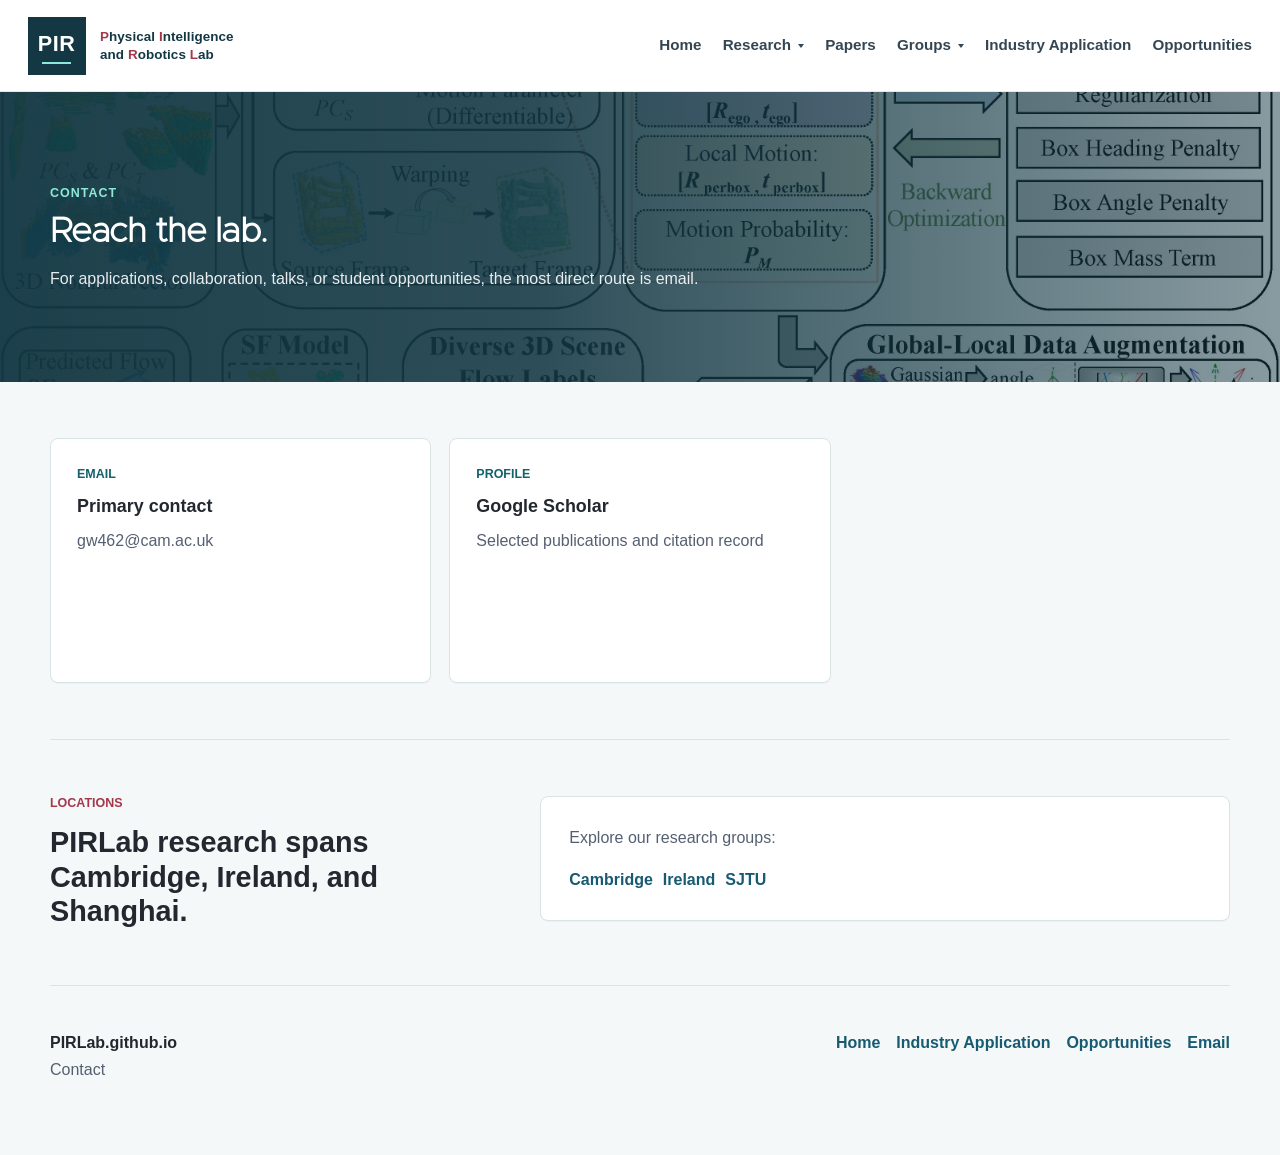
<file: contact/index.html>
<!doctype html>
<html lang="en">
<head>
  <meta charset="utf-8">
  <meta name="viewport" content="width=device-width, initial-scale=1">
  <title>Contact | PIRLab</title>
  <meta name="description" content="Contact details for the Physical Intelligence and Robotics Lab.">
  <link rel="icon" type="image/jpg" href="../imgs/UOC_icon.jpg">
  <link rel="stylesheet" href="../site.css?v=interior-content-20261108">
  <script src="../nav.js" defer></script>
</head>
<body class="page-body">
  <header class="site-header">
    <a class="brand" href="../index.html" aria-label="PIRLab home">
      <span class="brand-mark">PIR</span>
      <span class="brand-text"><span class="brand-name"><b>P</b>hysical <b>I</b>ntelligence</span><span class="brand-name">and <b>R</b>obotics <b>L</b>ab</span></span>
    </a>
    <nav class="site-nav" aria-label="Primary navigation">
      <a href="../index.html">Home</a>
      <details class="nav-dropdown">
        <summary>Research</summary>
        <div class="nav-menu">
          <a href="../research/index.html">Overview</a>
          <a href="../research/stellar-vla/index.html">Stellar VLA</a>
          <a href="../research/roboflow4d/index.html">RoboFlow4D</a>
          <a href="../research/hear/index.html">HEAR</a>
        </div>
      </details>
      <a href="../papers/index.html">Papers</a>
      <details class="nav-dropdown">
        <summary>Groups</summary>
        <div class="nav-menu">
          <a href="../groups/index.html">Overview</a>
          <a href="../groups/index.html#people">Our People</a>
        </div>
      </details>
      <a href="../industry/index.html">Industry Application</a>
      <a href="../join/index.html">Opportunities</a>
    </nav>
  </header>

  <main>
    <section class="page-hero" style="background-image: url('../imgs/network_architecture.jpg');">
      <div class="page-hero-content">
        <p class="eyebrow">Contact</p>
        <h1>Reach the lab.</h1>
        <p class="hero-copy">For applications, collaboration, talks, or student opportunities, the most direct route is email.</p>
      </div>
    </section>

    <section class="section">
      <div class="group-grid">
        <div class="group-card">
          <span>Email</span>
          <h3>Primary contact</h3>
          <p><a href="mailto:gw462@cam.ac.uk">gw462@cam.ac.uk</a></p>
        </div>
        <div class="group-card">
          <span>Profile</span>
          <h3>Google Scholar</h3>
          <p><a href="https://scholar.google.com.hk/citations?user=GGHfHSIAAAAJ&hl=en">Selected publications and citation record</a></p>
        </div>
      </div>
    </section>

    <section class="section split">
      <div class="section-header">
        <p class="eyebrow">Locations</p>
        <h2>PIRLab research spans Cambridge, Ireland, and Shanghai.</h2>
      </div>
      <div class="callout">
        <p>Explore our research groups:</p>
        <div class="link-row">
          <a href="../cambridge/index.html">Cambridge</a>
          <a href="../ireland/index.html">Ireland</a>
          <a href="../sjtu/index.html">SJTU</a>
        </div>
      </div>
    </section>
  </main>

  <footer class="site-footer">
    <div>
      <p class="footer-brand">PIRLab.github.io</p>
      <p>Contact</p>
    </div>
    <div class="footer-links">
      <a href="../index.html">Home</a>
      <a href="../industry/index.html">Industry Application</a>
      <a href="../join/index.html">Opportunities</a>
      <a href="mailto:gw462@cam.ac.uk">Email</a>
    </div>
  </footer>
</body>
</html>
</file>
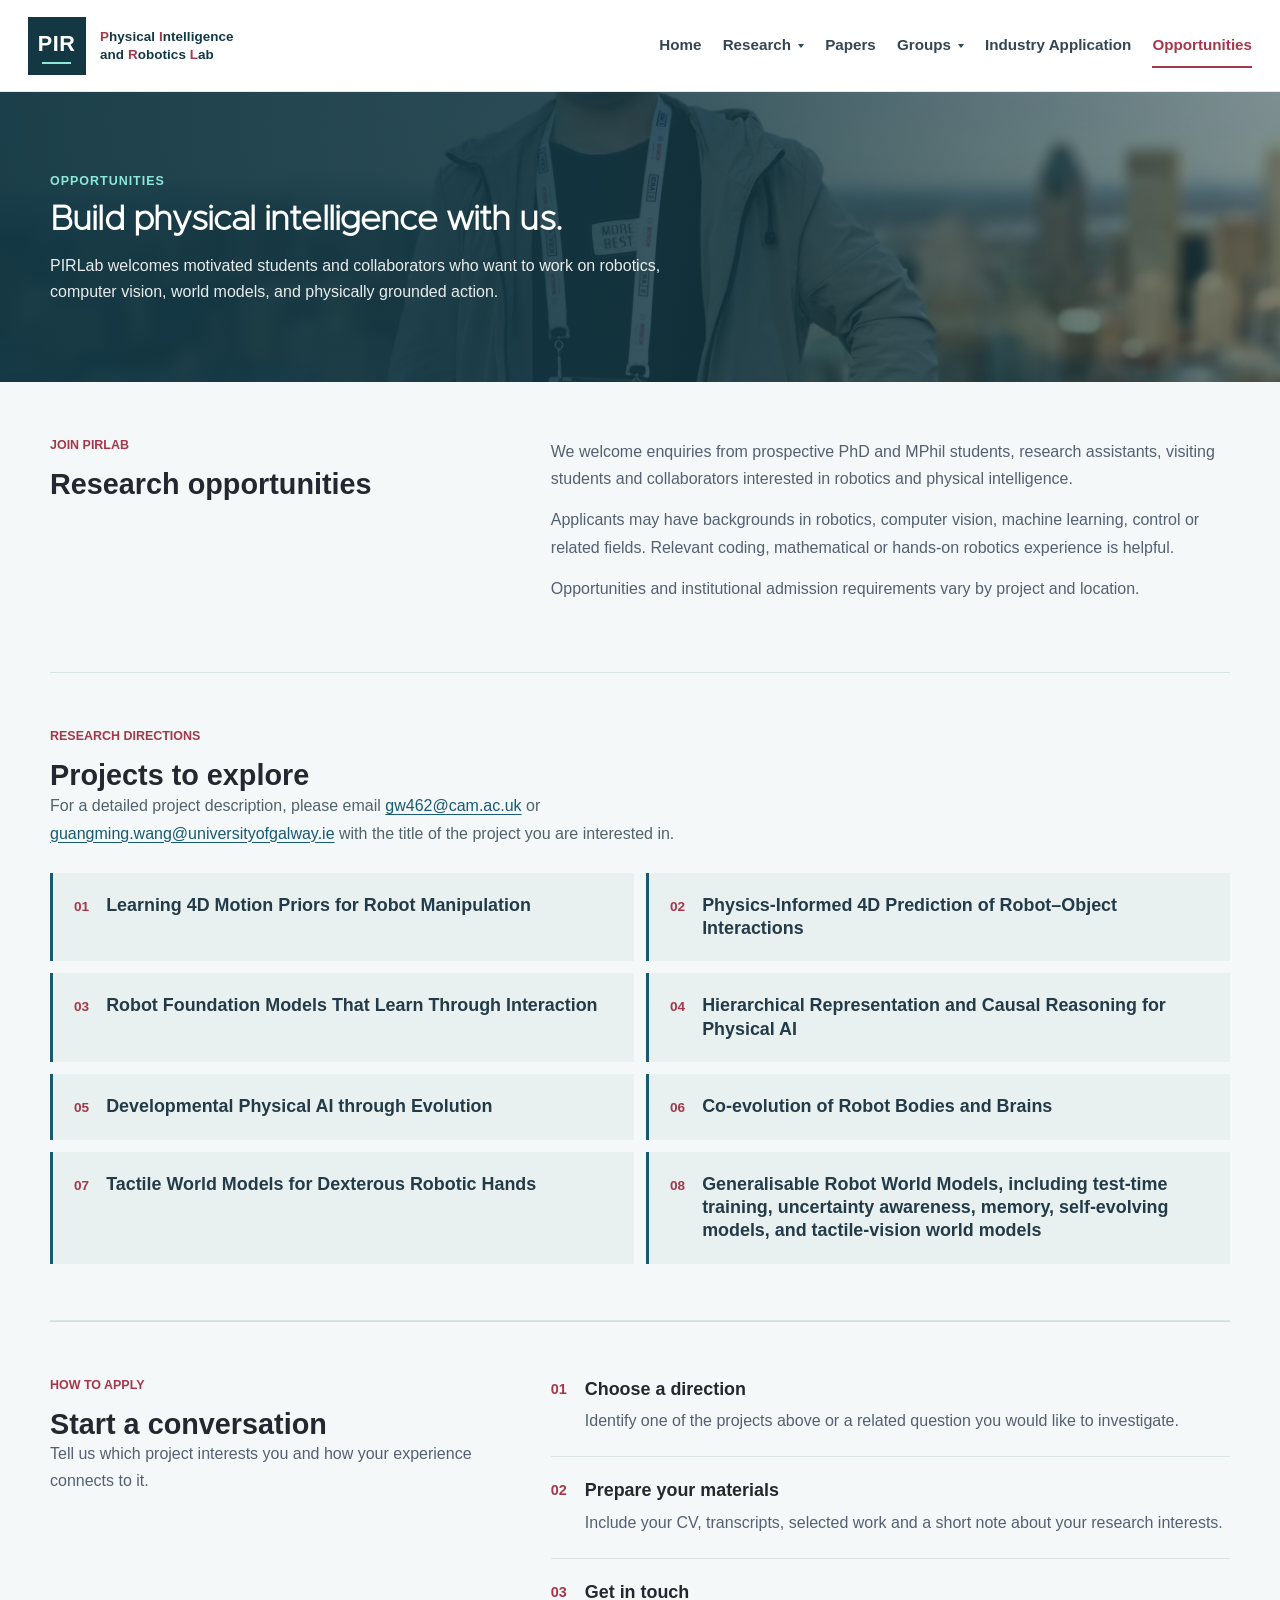
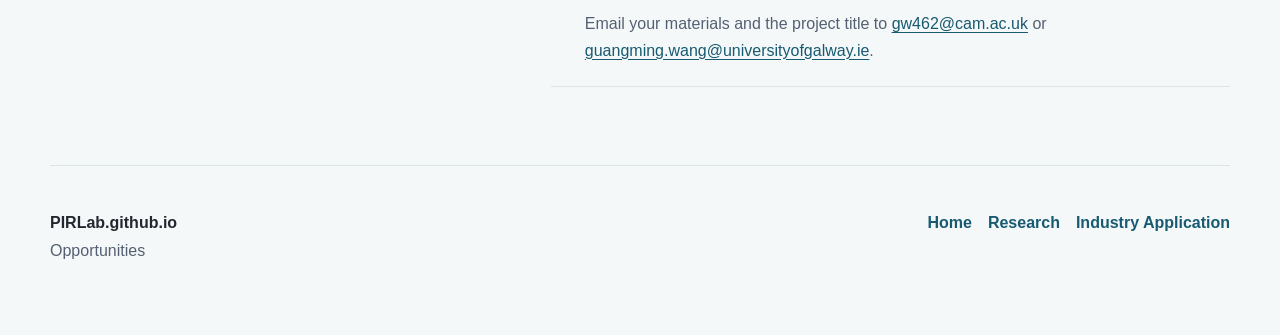
<file: join/index.html>
<!doctype html>
<html lang="en">
<head>
  <meta charset="utf-8">
  <meta name="viewport" content="width=device-width, initial-scale=1">
  <title>Opportunities | PIRLab</title>
  <meta name="description" content="Join the Physical Intelligence and Robotics Lab as a PhD, MPhil, research assistant, or visiting student.">
  <link rel="icon" type="image/jpg" href="../imgs/UOC_icon.jpg">
  <link rel="stylesheet" href="../site.css?v=interior-content-20261108">
  <link rel="stylesheet" href="../interior-pages.css?v=research-join-20261125">
  <script src="../nav.js" defer></script>
</head>
<body class="page-body">
  <header class="site-header">
    <a class="brand" href="../index.html" aria-label="PIRLab home">
      <span class="brand-mark">PIR</span>
      <span class="brand-text"><span class="brand-name"><b>P</b>hysical <b>I</b>ntelligence</span><span class="brand-name">and <b>R</b>obotics <b>L</b>ab</span></span>
    </a>
    <nav class="site-nav" aria-label="Primary navigation">
      <a href="../index.html">Home</a>
      <details class="nav-dropdown">
        <summary>Research</summary>
        <div class="nav-menu">
          <a href="../research/index.html">Overview</a>
          <a href="../research/stellar-vla/index.html">Stellar VLA</a>
          <a href="../research/roboflow4d/index.html">RoboFlow4D</a>
          <a href="../research/hear/index.html">HEAR</a>
        </div>
      </details>
      <a href="../papers/index.html">Papers</a>
      <details class="nav-dropdown">
        <summary>Groups</summary>
        <div class="nav-menu">
          <a href="../groups/index.html">Overview</a>
          <a href="../groups/index.html#people">Our People</a>
        </div>
      </details>
      <a href="../industry/index.html">Industry Application</a>
      <a class="nav-current" href="index.html" aria-current="page">Opportunities</a>
    </nav>
  </header>

  <main>
    <section class="page-hero join-hero" style="background-image: url('../imgs/photo.jpg');">
      <div class="page-hero-content">
        <p class="eyebrow">Opportunities</p>
        <h1>Build physical intelligence with us.</h1>
        <p class="hero-copy">PIRLab welcomes motivated students and collaborators who want to work on robotics, computer vision, world models, and physically grounded action.</p>
      </div>
    </section>

    <section class="section join-intro"><div><p class="eyebrow">Join PIRLab</p><h2>Research opportunities</h2></div><div><p>We welcome enquiries from prospective PhD and MPhil students, research assistants, visiting students and collaborators interested in robotics and physical intelligence.</p><p>Applicants may have backgrounds in robotics, computer vision, machine learning, control or related fields. Relevant coding, mathematical or hands-on robotics experience is helpful.</p><p>Opportunities and institutional admission requirements vary by project and location.</p></div></section>
    <section class="section join-directions" id="research-opportunities"><div class="section-header wide"><p class="eyebrow">Research directions</p><h2>Projects to explore</h2><p>For a detailed project description, please email <a href="mailto:gw462@cam.ac.uk">gw462@cam.ac.uk</a> or <a href="mailto:guangming.wang@universityofgalway.ie">guangming.wang@universityofgalway.ie</a> with the title of the project you are interested in.</p></div><ol class="join-topics">
        <li><span>01</span><h3>Learning 4D Motion Priors for Robot Manipulation</h3></li>
        <li><span>02</span><h3>Physics-Informed 4D Prediction of Robot–Object Interactions</h3></li>
        <li><span>03</span><h3>Robot Foundation Models That Learn Through Interaction</h3></li>
        <li><span>04</span><h3>Hierarchical Representation and Causal Reasoning for Physical AI</h3></li>
        <li><span>05</span><h3>Developmental Physical AI through Evolution</h3></li>
        <li><span>06</span><h3>Co-evolution of Robot Bodies and Brains</h3></li>
        <li><span>07</span><h3>Tactile World Models for Dexterous Robotic Hands</h3></li>
        <li><span>08</span><h3>Generalisable Robot World Models, including test-time training, uncertainty awareness, memory, self-evolving models, and tactile-vision world models</h3></li>
      </ol></section>
    <section class="section join-apply" id="apply"><div class="join-apply-heading"><p class="eyebrow">How to apply</p><h2>Start a conversation</h2><p>Tell us which project interests you and how your experience connects to it.</p></div><div class="join-steps">
      <article><span>01</span><div><h3>Choose a direction</h3><p>Identify one of the projects above or a related question you would like to investigate.</p></div></article>
      <article><span>02</span><div><h3>Prepare your materials</h3><p>Include your CV, transcripts, selected work and a short note about your research interests.</p></div></article>
      <article><span>03</span><div><h3>Get in touch</h3><p>Email your materials and the project title to <a href="mailto:gw462@cam.ac.uk?subject=PIRLab%20Research%20Enquiry">gw462@cam.ac.uk</a> or <a href="mailto:guangming.wang@universityofgalway.ie?subject=PIRLab%20Research%20Enquiry">guangming.wang@universityofgalway.ie</a>.</p></div></article>
      </div></section>
  </main>

  <footer class="site-footer">
    <div>
      <p class="footer-brand">PIRLab.github.io</p>
      <p>Opportunities</p>
    </div>
    <div class="footer-links">
      <a href="../index.html">Home</a>
      <a href="../research/index.html">Research</a>
      <a href="../industry/index.html">Industry Application</a>
    </div>
  </footer>
</body>
</html>
</file>
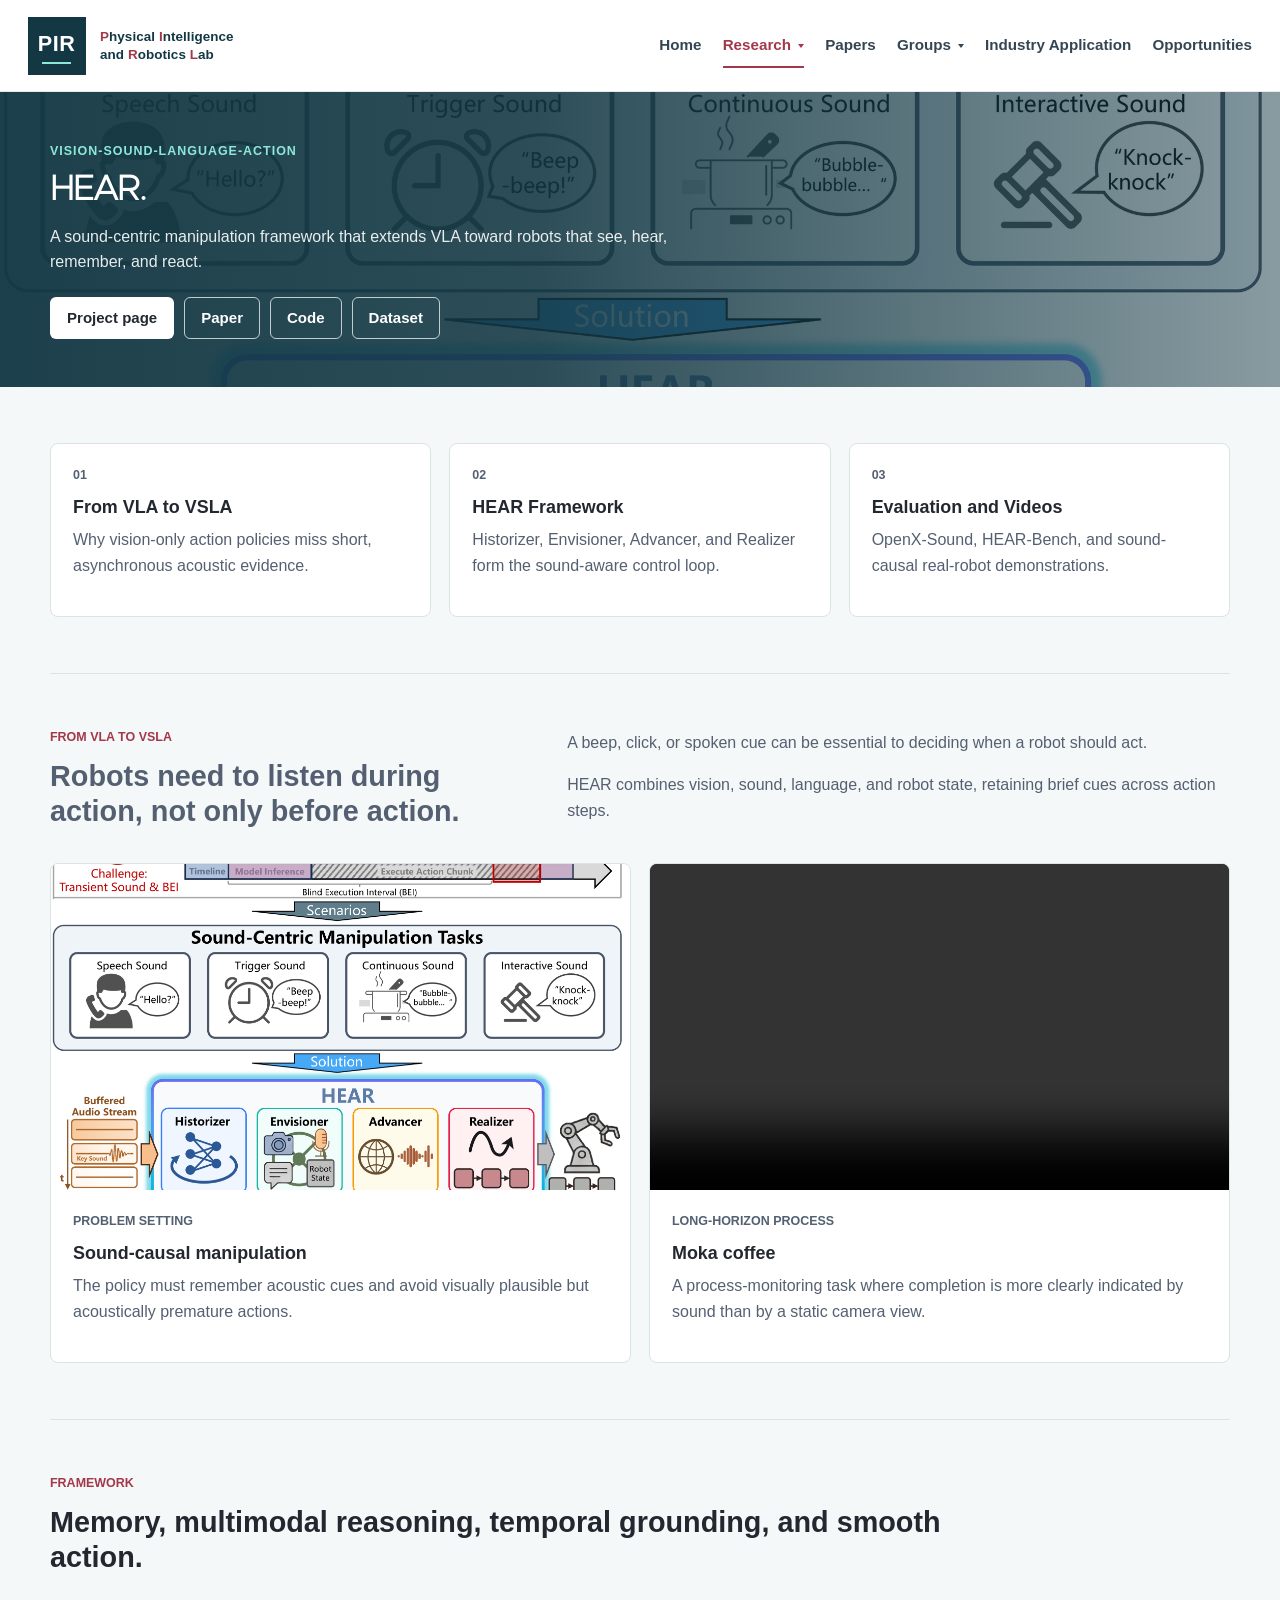
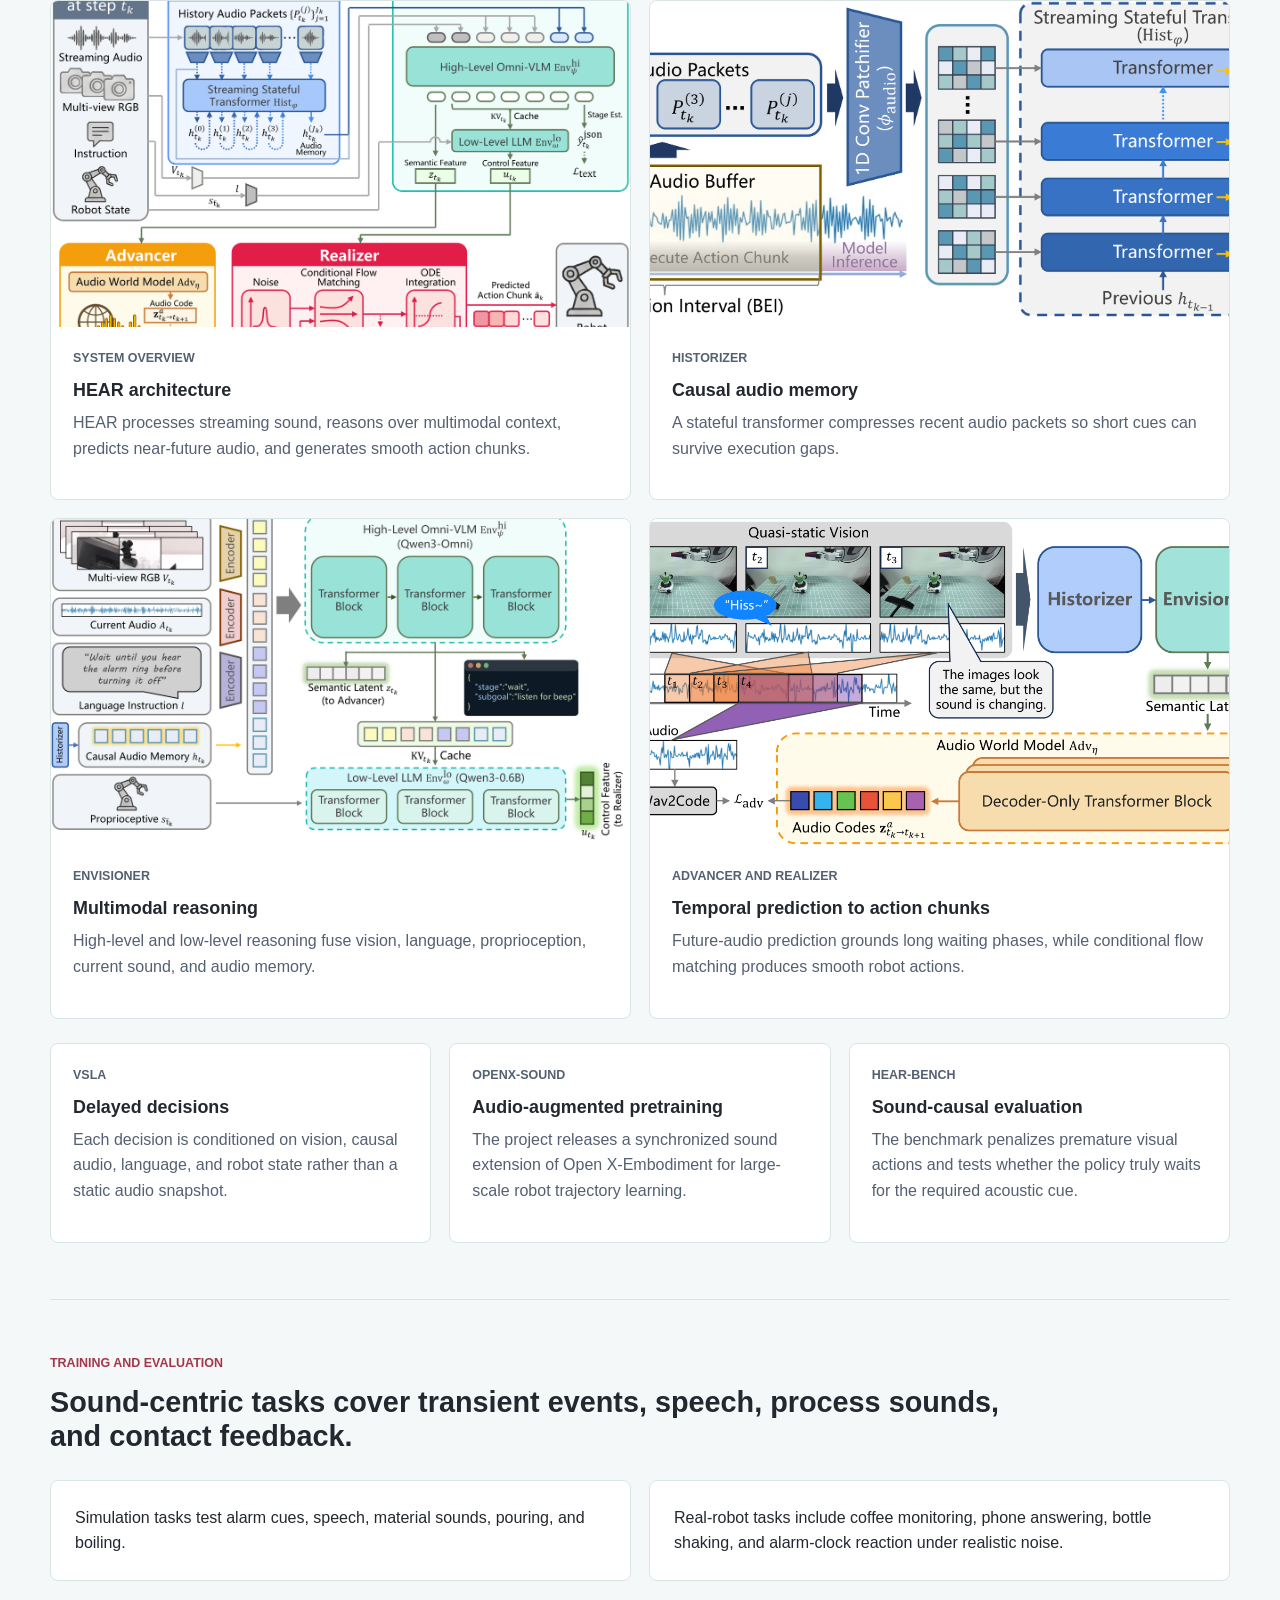
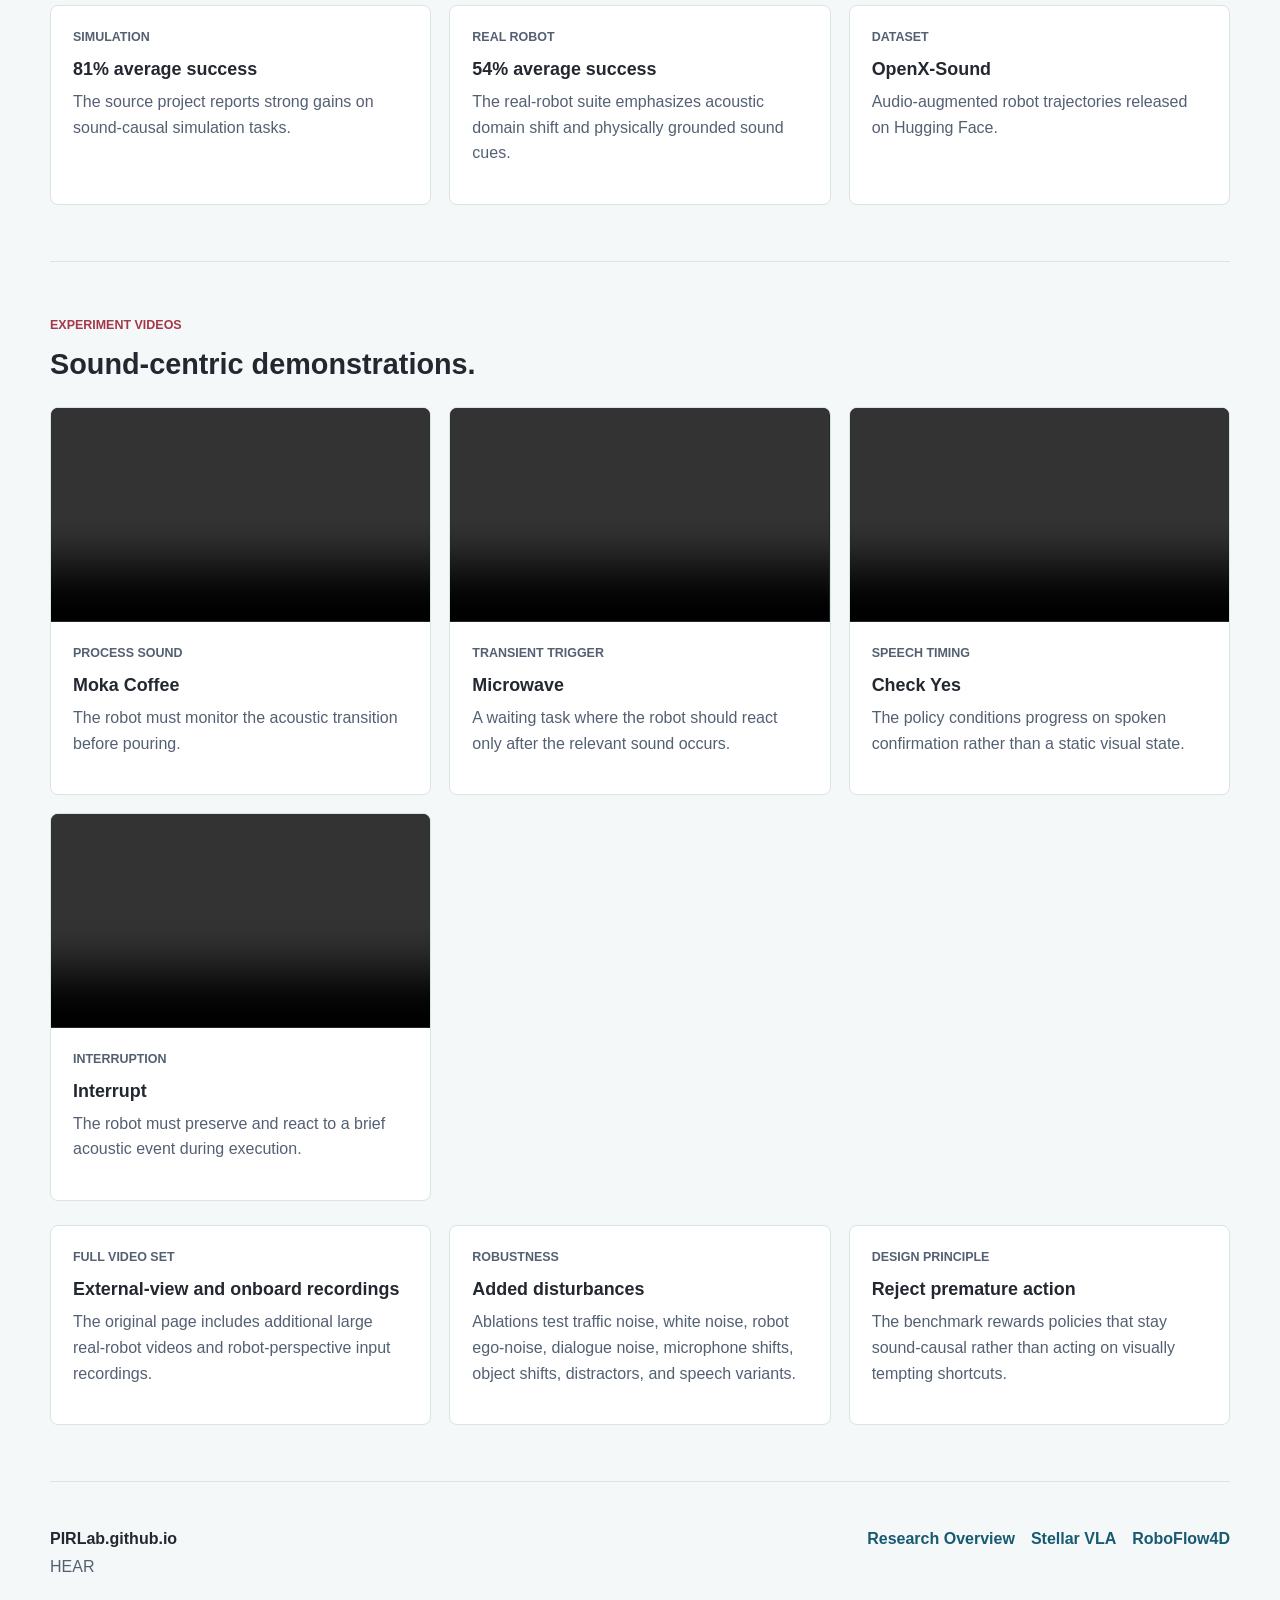
<file: research/hear/index.html>
<!doctype html>
<html lang="en">
<head>
  <meta charset="utf-8">
  <meta name="viewport" content="width=device-width, initial-scale=1">
  <title>HEAR | PIRLab</title>
  <meta name="description" content="HEAR: a Vision-Sound-Language-Action framework for sound-centric robotic manipulation.">
  <link rel="icon" type="image/jpg" href="../../imgs/UOC_icon.jpg">
  <link rel="stylesheet" href="../../site.css?v=interior-content-20261108">
  <script src="../../nav.js" defer></script>
</head>
<body class="page-body">
  <header class="site-header">
    <a class="brand" href="../../index.html" aria-label="PIRLab home">
      <span class="brand-mark">PIR</span>
      <span class="brand-text"><span class="brand-name"><b>P</b>hysical <b>I</b>ntelligence</span><span class="brand-name">and <b>R</b>obotics <b>L</b>ab</span></span>
    </a>
    <nav class="site-nav" aria-label="Primary navigation">
      <a href="../../index.html">Home</a>
      <details class="nav-dropdown">
        <summary class="nav-current" aria-current="page">Research</summary>
        <div class="nav-menu">
          <a href="../index.html">Overview</a>
          <a href="../stellar-vla/index.html">Stellar VLA</a>
          <a href="../roboflow4d/index.html">RoboFlow4D</a>
          <a class="nav-current" href="index.html" aria-current="page">HEAR</a>
        </div>
      </details>
      <a href="../../papers/index.html">Papers</a>
      <details class="nav-dropdown">
        <summary>Groups</summary>
        <div class="nav-menu">
          <a href="../../groups/index.html">Overview</a>
          <a href="../../groups/index.html#people">Our People</a>
        </div>
      </details>
      <a href="../../industry/index.html">Industry Application</a>
      <a href="../../join/index.html">Opportunities</a>
    </nav>
  </header>

  <main>
    <section class="page-hero" style="background-image: url('../../imgs/research-projects/hear-headpic.webp');">
      <div class="page-hero-content">
        <p class="eyebrow">Vision-Sound-Language-Action</p>
        <h1>HEAR.</h1>
        <p class="hero-copy">A sound-centric manipulation framework that extends VLA toward robots that see, hear, remember, and react.</p>
        <div class="hero-actions">
          <a class="button light" href="https://hear.irmv.top/">Project page</a>
          <a class="button outline-light" href="https://arxiv.org/abs/2603.16086">Paper</a>
          <a class="button outline-light" href="https://github.com/IRMVLab/HEAR">Code</a>
          <a class="button outline-light" href="https://huggingface.co/datasets/biubiu2/OpenX-Sound/tree/main">Dataset</a>
        </div>
      </div>
    </section>

    <section class="section">
      <div class="case-grid">
        <a class="case-card" href="#story">
          <p class="paper-area">01</p>
          <h3>From VLA to VSLA</h3>
          <p>Why vision-only action policies miss short, asynchronous acoustic evidence.</p>
        </a>
        <a class="case-card" href="#framework">
          <p class="paper-area">02</p>
          <h3>HEAR Framework</h3>
          <p>Historizer, Envisioner, Advancer, and Realizer form the sound-aware control loop.</p>
        </a>
        <a class="case-card" href="#evaluation">
          <p class="paper-area">03</p>
          <h3>Evaluation and Videos</h3>
          <p>OpenX-Sound, HEAR-Bench, and sound-causal real-robot demonstrations.</p>
        </a>
      </div>
    </section>

    <section class="section" id="story">
      <div class="page-summary">
        <div class="section-header">
          <p class="eyebrow">From VLA to VSLA</p>
          <h2>Robots need to listen during action, not only before action.</h2>
        </div>
        <div>
          <p>A beep, click, or spoken cue can be essential to deciding when a robot should act.</p>
          <p>HEAR combines vision, sound, language, and robot state, retaining brief cues across action steps.</p>
        </div>
      </div>
      <div class="selected-work-grid section-actions">
        <article class="selected-work-card">
          <img src="../../imgs/research-projects/hear-headpic.webp" alt="HEAR sound-centric manipulation overview" loading="lazy">
          <div class="selected-work-copy">
            <p class="paper-area">Problem setting</p>
            <h3>Sound-causal manipulation</h3>
            <p>The policy must remember acoustic cues and avoid visually plausible but acoustically premature actions.</p>
          </div>
        </article>
        <article class="selected-work-card">
          <video src="../../imgs/research-projects/hear-moka-pot.mp4" autoplay muted loop playsinline controls></video>
          <div class="selected-work-copy">
            <p class="paper-area">Long-horizon process</p>
            <h3>Moka coffee</h3>
            <p>A process-monitoring task where completion is more clearly indicated by sound than by a static camera view.</p>
          </div>
        </article>
      </div>
    </section>

    <section class="section" id="framework">
      <div class="section-header wide">
        <p class="eyebrow">Framework</p>
        <h2>Memory, multimodal reasoning, temporal grounding, and smooth action.</h2>
      </div>
      <div class="selected-work-grid">
        <article class="selected-work-card">
          <img src="../../imgs/research-projects/hear-overview.webp" alt="HEAR full framework overview" loading="lazy">
          <div class="selected-work-copy">
            <p class="paper-area">System overview</p>
            <h3>HEAR architecture</h3>
            <p>HEAR processes streaming sound, reasons over multimodal context, predicts near-future audio, and generates smooth action chunks.</p>
          </div>
        </article>
        <article class="selected-work-card">
          <img src="../../imgs/research-projects/hear-historizer.webp" alt="HEAR Historizer module" loading="lazy">
          <div class="selected-work-copy">
            <p class="paper-area">Historizer</p>
            <h3>Causal audio memory</h3>
            <p>A stateful transformer compresses recent audio packets so short cues can survive execution gaps.</p>
          </div>
        </article>
        <article class="selected-work-card">
          <img src="../../imgs/research-projects/hear-envisioner.webp" alt="HEAR Envisioner module" loading="lazy">
          <div class="selected-work-copy">
            <p class="paper-area">Envisioner</p>
            <h3>Multimodal reasoning</h3>
            <p>High-level and low-level reasoning fuse vision, language, proprioception, current sound, and audio memory.</p>
          </div>
        </article>
        <article class="selected-work-card">
          <img src="../../imgs/research-projects/hear-advancer.webp" alt="HEAR Advancer module" loading="lazy">
          <div class="selected-work-copy">
            <p class="paper-area">Advancer and Realizer</p>
            <h3>Temporal prediction to action chunks</h3>
            <p>Future-audio prediction grounds long waiting phases, while conditional flow matching produces smooth robot actions.</p>
          </div>
        </article>
      </div>
      <div class="case-grid section-actions">
        <article class="case-card">
          <p class="paper-area">VSLA</p>
          <h3>Delayed decisions</h3>
          <p>Each decision is conditioned on vision, causal audio, language, and robot state rather than a static audio snapshot.</p>
        </article>
        <article class="case-card">
          <p class="paper-area">OpenX-Sound</p>
          <h3>Audio-augmented pretraining</h3>
          <p>The project releases a synchronized sound extension of Open X-Embodiment for large-scale robot trajectory learning.</p>
        </article>
        <article class="case-card">
          <p class="paper-area">HEAR-Bench</p>
          <h3>Sound-causal evaluation</h3>
          <p>The benchmark penalizes premature visual actions and tests whether the policy truly waits for the required acoustic cue.</p>
        </article>
      </div>
    </section>

    <section class="section" id="evaluation">
      <div class="section-header wide">
        <p class="eyebrow">Training and Evaluation</p>
        <h2>Sound-centric tasks cover transient events, speech, process sounds, and contact feedback.</h2>
      </div>
      <div class="content-grid">
        <div class="content-block">
          <p>Simulation tasks test alarm cues, speech, material sounds, pouring, and boiling.</p>
        </div>
        <div class="content-block">
          <p>Real-robot tasks include coffee monitoring, phone answering, bottle shaking, and alarm-clock reaction under realistic noise.</p>
        </div>
      </div>
      <div class="case-grid section-actions">
        <article class="case-card">
          <p class="paper-area">Simulation</p>
          <h3>81% average success</h3>
          <p>The source project reports strong gains on sound-causal simulation tasks.</p>
        </article>
        <article class="case-card">
          <p class="paper-area">Real robot</p>
          <h3>54% average success</h3>
          <p>The real-robot suite emphasizes acoustic domain shift and physically grounded sound cues.</p>
        </article>
        <a class="case-card" href="https://huggingface.co/datasets/biubiu2/OpenX-Sound/tree/main">
          <p class="paper-area">Dataset</p>
          <h3>OpenX-Sound</h3>
          <p>Audio-augmented robot trajectories released on Hugging Face.</p>
        </a>
      </div>
    </section>

    <section class="section">
      <div class="section-header wide">
        <p class="eyebrow">Experiment Videos</p>
        <h2>Sound-centric demonstrations.</h2>
      </div>
      <div class="project-media-grid">
        <article class="selected-work-card">
          <video src="../../imgs/research-projects/hear-moka-pot.mp4" autoplay muted loop playsinline controls></video>
          <div class="selected-work-copy"><p class="paper-area">Process sound</p><h3>Moka Coffee</h3><p>The robot must monitor the acoustic transition before pouring.</p></div>
        </article>
        <article class="selected-work-card">
          <video src="../../imgs/research-projects/hear-microwave.mp4" autoplay muted loop playsinline controls></video>
          <div class="selected-work-copy"><p class="paper-area">Transient trigger</p><h3>Microwave</h3><p>A waiting task where the robot should react only after the relevant sound occurs.</p></div>
        </article>
        <article class="selected-work-card">
          <video src="../../imgs/research-projects/hear-check-yes.mp4" autoplay muted loop playsinline controls></video>
          <div class="selected-work-copy"><p class="paper-area">Speech timing</p><h3>Check Yes</h3><p>The policy conditions progress on spoken confirmation rather than a static visual state.</p></div>
        </article>
        <article class="selected-work-card">
          <video src="../../imgs/research-projects/hear-interrupt.mp4" autoplay muted loop playsinline controls></video>
          <div class="selected-work-copy"><p class="paper-area">Interruption</p><h3>Interrupt</h3><p>The robot must preserve and react to a brief acoustic event during execution.</p></div>
        </article>
      </div>
      <div class="case-grid section-actions">
        <a class="case-card" href="https://hear.irmv.top/#videos">
          <p class="paper-area">Full video set</p>
          <h3>External-view and onboard recordings</h3>
          <p>The original page includes additional large real-robot videos and robot-perspective input recordings.</p>
        </a>
        <article class="case-card">
          <p class="paper-area">Robustness</p>
          <h3>Added disturbances</h3>
          <p>Ablations test traffic noise, white noise, robot ego-noise, dialogue noise, microphone shifts, object shifts, distractors, and speech variants.</p>
        </article>
        <article class="case-card">
          <p class="paper-area">Design principle</p>
          <h3>Reject premature action</h3>
          <p>The benchmark rewards policies that stay sound-causal rather than acting on visually tempting shortcuts.</p>
        </article>
      </div>
    </section>
  </main>

  <footer class="site-footer">
    <div>
      <p class="footer-brand">PIRLab.github.io</p>
      <p>HEAR</p>
    </div>
    <div class="footer-links">
      <a href="../index.html">Research Overview</a>
      <a href="../stellar-vla/index.html">Stellar VLA</a>
      <a href="../roboflow4d/index.html">RoboFlow4D</a>
    </div>
  </footer>
</body>
</html>
</file>
<file: site.css>
@font-face {
  font-family: "Metropolis PIR";
  src: url("fonts/Metropolis-ExtraLight.otf") format("opentype");
  font-weight: 300;
  font-style: normal;
  font-display: swap;
}

:root {
  --ink: #181a1f;
  --muted: #5c636d;
  --paper: #f7f8f7;
  --surface: #ffffff;
  --line: #dde2e1;
  --red: #ba382b;
  --teal: #007c89;
  --green: #3f6b43;
  --blue: #2d5ca8;
  --shadow: 0 18px 45px rgba(16, 24, 32, 0.12);
}

* {
  box-sizing: border-box;
}

html {
  scroll-behavior: smooth;
}

body {
  margin: 0;
  background: var(--paper);
  color: var(--ink);
  font-family: "Inter", "Segoe UI", Arial, sans-serif;
  font-size: 16px;
  line-height: 1.6;
}

img {
  display: block;
  max-width: 100%;
}

a {
  color: inherit;
  text-decoration: none;
}

a:hover,
a:focus-visible {
  color: var(--red);
}

.site-header {
  position: sticky;
  top: 0;
  z-index: 10;
  display: flex;
  align-items: center;
  justify-content: space-between;
  gap: 24px;
  min-height: 72px;
  padding: 14px max(24px, calc((100vw - 1180px) / 2));
  border-bottom: 1px solid rgba(221, 226, 225, 0.82);
  background: rgba(247, 248, 247, 0.94);
  backdrop-filter: blur(12px);
}

.brand {
  display: inline-flex;
  align-items: center;
  gap: 12px;
  min-width: 0;
  font-weight: 700;
}

.brand-mark {
  display: inline-grid;
  place-items: center;
  width: 46px;
  height: 38px;
  border: 1px solid var(--ink);
  border-radius: 6px;
  background: var(--ink);
  color: #fff;
  font-size: 0.84rem;
  letter-spacing: 0;
}

.brand-text {
  max-width: 300px;
  overflow: hidden;
  color: var(--ink);
  font-size: 0.94rem;
  line-height: 1.2;
  text-overflow: ellipsis;
  white-space: nowrap;
}

.site-nav {
  display: flex;
  align-items: center;
  justify-content: flex-end;
  gap: 22px;
  color: var(--muted);
  font-size: 0.92rem;
  font-weight: 600;
}

.site-nav > a,
.nav-dropdown summary {
  display: inline-flex;
  align-items: center;
  min-height: 34px;
}

.nav-dropdown {
  position: relative;
}

.nav-dropdown summary {
  gap: 6px;
  cursor: pointer;
  list-style: none;
}

.nav-dropdown summary::-webkit-details-marker {
  display: none;
}

.nav-dropdown summary:hover,
.nav-dropdown summary:focus-visible {
  color: var(--red);
}

.nav-dropdown summary::after {
  width: 0;
  height: 0;
  border-top: 5px solid currentColor;
  border-right: 4px solid transparent;
  border-left: 4px solid transparent;
  content: "";
}

.nav-menu {
  position: absolute;
  top: calc(100% + 8px);
  right: 0;
  display: grid;
  min-width: 230px;
  padding: 8px;
  border: 1px solid var(--line);
  border-radius: 8px;
  background: var(--surface);
  box-shadow: var(--shadow);
}

.nav-menu a {
  padding: 8px 10px;
  border-radius: 6px;
  color: var(--ink);
  white-space: nowrap;
}

.nav-menu a:hover,
.nav-menu a:focus-visible {
  background: rgba(186, 56, 43, 0.08);
  color: var(--red);
}

.nav-dropdown:not([open]) .nav-menu {
  display: none;
}

.hero,
.page-hero {
  position: relative;
  display: flex;
  align-items: flex-end;
  min-height: 72svh;
  padding: 112px max(24px, calc((100vw - 1180px) / 2)) 72px;
  overflow: hidden;
  color: #fff;
  background-color: #dfe7e7;
  background-image: url("imgs/nerf_in_robotics.png");
  background-position: center;
  background-size: cover;
}

.hero::before,
.page-hero::before {
  position: absolute;
  inset: 0;
  z-index: 1;
  background: linear-gradient(90deg, rgba(9, 13, 19, 0.86) 0%, rgba(9, 13, 19, 0.56) 46%, rgba(9, 13, 19, 0.12) 100%);
  content: "";
}

.hero-media {
  position: absolute;
  inset: 0;
  width: 100%;
  height: 100%;
  object-fit: cover;
}

.page-hero {
  min-height: 54svh;
}

.join-hero {
  min-height: 38svh;
  padding-bottom: 44px;
  background-position: center 72%;
}

.hero-content,
.page-hero-content {
  position: relative;
  z-index: 2;
  width: min(860px, 100%);
}

.eyebrow {
  margin: 0 0 14px;
  color: var(--red);
  font-size: 0.78rem;
  font-weight: 800;
  letter-spacing: 0;
  line-height: 1.2;
  text-transform: uppercase;
}

.hero .eyebrow,
.page-hero .eyebrow {
  color: #ffcfbd;
}

h1,
h2,
h3,
p {
  margin-top: 0;
}

h1 {
  max-width: 940px;
  margin-bottom: 24px;
  font-family: "Metropolis PIR", "Segoe UI", Arial, sans-serif;
  font-size: 6.1rem;
  font-weight: 300;
  letter-spacing: 0;
  line-height: 0.96;
}

h2 {
  margin-bottom: 0;
  font-size: 2.35rem;
  font-weight: 760;
  letter-spacing: 0;
  line-height: 1.08;
}

h3 {
  margin-bottom: 10px;
  font-size: 1.25rem;
  line-height: 1.2;
}

.hero-copy {
  max-width: 690px;
  margin-bottom: 30px;
  color: rgba(255, 255, 255, 0.9);
  font-size: 1.2rem;
  line-height: 1.55;
}

.hero-actions,
.link-row {
  display: flex;
  flex-wrap: wrap;
  align-items: center;
  gap: 10px;
}

.section-actions {
  margin-top: 24px;
}

.button {
  display: inline-flex;
  align-items: center;
  justify-content: center;
  min-height: 42px;
  padding: 10px 16px;
  border: 1px solid transparent;
  border-radius: 6px;
  font-size: 0.94rem;
  font-weight: 750;
  line-height: 1.1;
}

.button.light {
  background: #fff;
  color: var(--ink);
}

.button.dark {
  background: var(--ink);
  color: #fff;
}

.button.outline-light {
  border-color: rgba(255, 255, 255, 0.72);
  color: #fff;
}

.button:hover,
.button:focus-visible {
  border-color: var(--red);
  color: var(--red);
}

.section {
  width: min(1180px, calc(100% - 48px));
  margin: 0 auto;
  padding: 82px 0;
  border-bottom: 1px solid var(--line);
}

.section.intro,
.section.split {
  display: grid;
  grid-template-columns: minmax(260px, 0.85fr) minmax(0, 1.35fr);
  gap: 56px;
  align-items: start;
}

.section-header {
  max-width: 760px;
}

.section-header.wide {
  max-width: 960px;
  margin-bottom: 34px;
}

.overview-copy {
  display: grid;
  grid-template-columns: repeat(2, minmax(0, 1fr));
  gap: 34px;
  max-width: 1040px;
  margin-bottom: 30px;
  color: var(--muted);
}

.direction-flow {
  display: grid;
  grid-template-columns: repeat(3, minmax(0, 1fr));
  gap: 28px;
}

.direction-card {
  position: relative;
  display: block;
  min-height: 245px;
  padding: 26px;
  border: 1px solid var(--line);
  border-radius: 8px;
  background: var(--surface);
  box-shadow: 0 1px 0 rgba(16, 24, 32, 0.03);
}

.direction-card:not(:last-child)::after {
  position: absolute;
  top: 50%;
  right: -24px;
  z-index: 2;
  display: grid;
  width: 20px;
  height: 20px;
  place-items: center;
  border: 1px solid var(--line);
  border-radius: 50%;
  background: var(--paper);
  color: var(--green);
  content: "\2192";
  font-size: 0.82rem;
  font-weight: 900;
  line-height: 1;
  transform: translateY(-50%);
}

.direction-card:hover,
.direction-card:focus-visible {
  border-color: var(--red);
  box-shadow: var(--shadow);
  color: inherit;
}

.direction-card p {
  color: var(--muted);
}

.direction-card p:last-child {
  margin-bottom: 0;
}

.intro-copy {
  columns: 2;
  column-gap: 42px;
  color: var(--muted);
  font-size: 1.02rem;
}

.intro-copy p {
  break-inside: avoid;
}

.research-grid,
.group-grid,
.metrics-grid {
  display: grid;
  grid-template-columns: repeat(3, minmax(0, 1fr));
  gap: 18px;
}

.content-grid {
  display: grid;
  grid-template-columns: repeat(2, minmax(0, 1fr));
  gap: 18px;
}

.research-card,
.group-card,
.metric,
.callout {
  border: 1px solid var(--line);
  border-radius: 8px;
  background: var(--surface);
  box-shadow: 0 1px 0 rgba(16, 24, 32, 0.03);
}

.research-card {
  overflow: hidden;
}

.research-card img,
.research-card video {
  width: 100%;
  height: 210px;
  object-fit: cover;
  background: #dfe7e7;
}

.research-card video {
  display: block;
}

.research-card div {
  padding: 24px;
}

.research-card p,
.group-card p,
.paper p,
.callout p,
.leader p,
.metric p {
  color: var(--muted);
}

.research-card a,
.link-row a,
.footer-links a {
  color: var(--blue);
  font-weight: 750;
}

.topic-index,
.group-card span,
.paper-area {
  display: block;
  margin-bottom: 10px;
  color: var(--teal);
  font-size: 0.78rem;
  font-weight: 820;
  letter-spacing: 0;
  text-transform: uppercase;
}

.leader {
  display: grid;
  grid-template-columns: 190px minmax(0, 1fr);
  gap: 28px;
  align-items: start;
}

.leader img {
  width: 190px;
  aspect-ratio: 1;
  border-radius: 8px;
  object-fit: cover;
  box-shadow: var(--shadow);
}

.paper-list {
  display: grid;
  gap: 16px;
  margin-top: 18px;
}

.paper-list + .paper-list {
  margin-top: 32px;
}

.paper {
  display: grid;
  grid-template-columns: 210px minmax(0, 1fr);
  gap: 26px;
  align-items: center;
  padding: 18px 0;
  border-top: 1px solid var(--line);
}

.paper img {
  width: 210px;
  aspect-ratio: 4 / 3;
  border-radius: 8px;
  object-fit: cover;
  background: #e6eceb;
}

.paper h3 {
  margin-bottom: 8px;
  font-size: 1.16rem;
}

.paper p {
  margin-bottom: 10px;
}

.selected-work-grid,
.case-grid,
.member-grid {
  display: grid;
  grid-template-columns: repeat(3, minmax(0, 1fr));
  gap: 18px;
}

.selected-work-grid {
  grid-template-columns: repeat(2, minmax(0, 1fr));
}

.selected-work-grid.three {
  grid-template-columns: repeat(3, minmax(0, 1fr));
}

.project-media-grid {
  display: grid;
  grid-template-columns: repeat(3, minmax(0, 1fr));
  gap: 18px;
}

.project-media-grid.four {
  grid-template-columns: repeat(4, minmax(0, 1fr));
}

.selected-work-card,
.case-card,
.member-card {
  overflow: hidden;
  border: 1px solid var(--line);
  border-radius: 8px;
  background: var(--surface);
}

.selected-work-card img,
.selected-work-card video {
  width: 100%;
  aspect-ratio: 16 / 9;
  object-fit: cover;
  background: #dfe7e7;
}

.selected-work-card video {
  display: block;
}

.selected-work-copy,
.case-card,
.member-card {
  padding: 22px;
}

.people-grid,
.alumni-grid {
  display: grid;
  grid-template-columns: repeat(3, minmax(0, 1fr));
  gap: 18px;
}

.people-grid + .section-header,
.alumni-grid + .section-header {
  margin-top: 46px;
}

.person-card,
.alumni-card {
  padding: 22px;
  border: 1px solid var(--line);
  border-radius: 8px;
  background: var(--surface);
}

.person-top {
  display: flex;
  align-items: center;
  gap: 14px;
  margin-bottom: 16px;
}

.person-top img,
.avatar-initials {
  flex: 0 0 auto;
  width: 76px;
  height: 76px;
  border-radius: 8px;
  background: #dfe7e7;
  object-fit: cover;
}

.avatar-initials {
  display: inline-grid;
  place-items: center;
  background: var(--ink);
  color: #fff;
  font-weight: 850;
}

.person-card h3,
.alumni-card h3 {
  margin-bottom: 4px;
}

.person-card p,
.alumni-card p {
  color: var(--muted);
}

.person-card a,
.alumni-card a {
  color: var(--blue);
  font-weight: 750;
}

.person-card p:last-child,
.alumni-card p:last-child {
  margin-bottom: 0;
}

.selected-work-copy p,
.case-card p,
.member-card p,
.publication-list p {
  color: var(--muted);
}

.selected-work-copy h3,
.case-card h3,
.member-card h3 {
  margin-bottom: 8px;
}

.publication-list {
  display: grid;
  gap: 0;
  margin: 24px 0 0;
  padding: 0;
  list-style: none;
  border-top: 1px solid var(--line);
}

.publication-list li {
  display: grid;
  grid-template-columns: 92px minmax(0, 1fr);
  gap: 20px;
  padding: 18px 0;
  border-bottom: 1px solid var(--line);
}

.pub-year {
  display: inline-flex;
  align-items: center;
  justify-content: center;
  width: 76px;
  min-height: 32px;
  border: 1px solid var(--line);
  border-radius: 6px;
  background: var(--surface);
  color: var(--green);
  font-size: 0.82rem;
  font-weight: 850;
  line-height: 1;
}

.pub-kind {
  display: inline-flex;
  margin-bottom: 8px;
  color: var(--teal);
  font-size: 0.76rem;
  font-weight: 820;
  letter-spacing: 0;
  text-transform: uppercase;
}

.publication-list strong {
  display: block;
  margin-bottom: 6px;
  color: var(--ink);
  line-height: 1.28;
}

.publication-list a {
  color: var(--blue);
}

.publication-list p {
  margin-bottom: 0;
}

.publication-list .pub-venue {
  margin-top: 6px;
  color: var(--green);
  font-weight: 700;
}

.publication-list .pub-links {
  display: flex;
  flex-wrap: wrap;
  gap: 10px;
  margin-top: 8px;
  font-weight: 750;
}

.result-table-wrap {
  overflow-x: auto;
  border: 1px solid var(--line);
  border-radius: 8px;
  background: var(--surface);
}

.result-table {
  width: 100%;
  min-width: 720px;
  border-collapse: collapse;
  font-size: 0.92rem;
}

.result-table th,
.result-table td {
  padding: 12px 14px;
  border-bottom: 1px solid var(--line);
  text-align: left;
  white-space: nowrap;
}

.result-table th {
  color: var(--green);
  font-weight: 850;
}

.result-table tr:last-child td {
  border-bottom: 0;
}

.group-card {
  min-height: 245px;
  padding: 26px;
  transition: transform 160ms ease, box-shadow 160ms ease, border-color 160ms ease;
}

.group-card:hover,
.group-card:focus-visible {
  border-color: var(--red);
  box-shadow: var(--shadow);
  color: inherit;
  transform: translateY(-2px);
}

.callout {
  padding: 28px;
}

.timeline {
  display: grid;
  gap: 0;
  margin: 30px 0 0;
  padding: 0;
  list-style: none;
  border-top: 1px solid var(--line);
}

.timeline li {
  display: grid;
  grid-template-columns: 120px minmax(0, 1fr);
  gap: 22px;
  padding: 18px 0;
  border-bottom: 1px solid var(--line);
}

.timeline time {
  color: var(--green);
  font-weight: 800;
}

.site-footer {
  display: flex;
  justify-content: space-between;
  gap: 24px;
  width: min(1180px, calc(100% - 48px));
  margin: 0 auto;
  padding: 44px 0 56px;
  color: var(--muted);
}

.footer-brand {
  margin-bottom: 2px;
  color: var(--ink);
  font-weight: 850;
}

.footer-links {
  display: flex;
  flex-wrap: wrap;
  justify-content: flex-end;
  gap: 16px;
}

.page-body .section:first-of-type {
  border-top: 0;
}

.page-summary {
  display: grid;
  grid-template-columns: 1fr 1fr;
  gap: 38px;
  color: var(--muted);
}

.focus-list {
  display: grid;
  grid-template-columns: repeat(3, minmax(0, 1fr));
  gap: 18px;
  margin-top: 30px;
}

.focus-item {
  padding: 22px;
  border: 1px solid var(--line);
  border-radius: 8px;
  background: var(--surface);
}

.metric {
  padding: 22px;
}

.metric strong {
  display: block;
  margin-bottom: 8px;
  color: var(--ink);
  font-size: 1.65rem;
  line-height: 1;
}

.back-link {
  display: inline-flex;
  margin-bottom: 18px;
  color: var(--blue);
  font-weight: 760;
}

.content-block {
  padding: 24px;
  border: 1px solid var(--line);
  border-radius: 8px;
  background: var(--surface);
}

.content-block p:last-child,
.focus-item p:last-child,
.callout p:last-child,
.metric p:last-child {
  margin-bottom: 0;
}

.nav-current {
  color: var(--ink);
}

@media (max-width: 940px) {
  .site-header {
    align-items: flex-start;
    flex-direction: column;
    gap: 12px;
    padding: 14px 24px;
  }

  .site-nav {
    width: 100%;
    justify-content: flex-start;
    flex-wrap: wrap;
    gap: 14px;
    padding-bottom: 4px;
  }

  .nav-menu {
    right: auto;
    left: 0;
  }

  h1 {
    font-size: 4rem;
  }

  h2 {
    font-size: 1.95rem;
  }

  .section.intro,
  .section.split,
  .leader,
  .page-summary,
  .overview-copy,
  .direction-flow {
    grid-template-columns: 1fr;
  }

  .direction-card:not(:last-child)::after {
    top: auto;
    right: 50%;
    bottom: -24px;
    transform: translateX(50%) rotate(90deg);
  }

  .intro-copy {
    columns: 1;
  }

  .research-grid,
  .group-grid,
  .metrics-grid,
  .focus-list,
  .content-grid,
  .selected-work-grid,
  .selected-work-grid.three,
  .project-media-grid,
  .project-media-grid.four,
  .case-grid,
  .member-grid,
  .people-grid,
  .alumni-grid {
    grid-template-columns: 1fr;
  }

  .paper {
    grid-template-columns: 160px minmax(0, 1fr);
  }

  .publication-list li {
    grid-template-columns: 1fr;
    gap: 8px;
  }

  .paper img {
    width: 160px;
  }
}

@media (max-width: 640px) {
  body {
    font-size: 15px;
  }

  .brand-text {
    max-width: 220px;
  }

  .hero,
  .page-hero {
    min-height: 64svh;
    padding: 112px 24px 48px;
  }

  .join-hero {
    min-height: 40svh;
    background-position: center 74%;
  }

  h1 {
    font-size: 2.75rem;
  }

  .hero-copy {
    font-size: 1rem;
  }

  .section {
    width: calc(100% - 32px);
    padding: 58px 0;
  }

  .paper {
    grid-template-columns: 1fr;
    gap: 14px;
  }

  .paper img {
    width: 100%;
  }

  .timeline li {
    grid-template-columns: 1fr;
    gap: 4px;
  }

  .site-footer {
    flex-direction: column;
    width: calc(100% - 32px);
  }

  .footer-links {
    justify-content: flex-start;
  }
}

/* Shared navigation and PIRLab identity. */
.site-header {
  min-height: 82px;
  gap: 28px;
  padding-top: 13px;
  padding-bottom: 13px;
  border-bottom: 1px solid #dfe3da;
  background: rgba(249, 248, 243, .97);
}
.brand { flex: 0 0 auto; gap: 11px; }
.brand-mark {
  position: relative;
  display: inline-flex;
  align-items: center;
  justify-content: center;
  width: 74px;
  height: 50px;
  border: 0;
  border-radius: 2px;
  background: #263a30;
  color: #fff;
  font-family: Georgia, 'Times New Roman', serif;
  font-size: 1.65rem;
  font-weight: 700;
  letter-spacing: -.07em;
  padding-right: 7px;
}
.brand-mark::after {
  position: absolute;
  right: 8px;
  bottom: 10px;
  width: 5px;
  height: 5px;
  border-radius: 50%;
  background: #d59079;
  content: '';
}
.brand-text {
  max-width: 220px;
  white-space: normal;
  overflow: visible;
  color: #2a3930;
  font-size: .94rem;
  font-weight: 700;
  letter-spacing: 0;
  line-height: 1.2;
}
.site-nav { gap: clamp(12px, 1.5vw, 21px); color: #5b665e; font-size: .81rem; font-weight: 650; }
.site-nav > a, .nav-dropdown summary { position: relative; min-height: 40px; white-space: nowrap; }
.site-nav > a:hover, .site-nav > a:focus-visible, .nav-dropdown summary:hover, .nav-dropdown summary:focus-visible { color: #9d4e3e; }
.site-nav > .nav-current, .nav-dropdown summary.nav-current { color: #263a30; }
.site-nav > .nav-current::after, .nav-dropdown summary.nav-current::before {
  position: absolute; right: 0; bottom: 1px; left: 0; height: 2px; background: #bd6955; content: '';
}
.nav-dropdown summary::after { border-top-width: 4px; border-right-width: 3px; border-left-width: 3px; }
.nav-menu { top: calc(100% + 4px); border: 1px solid #dce3da; border-radius: 2px; background: #fbfaf7; box-shadow: 0 12px 30px rgba(38, 58, 48, .12); }
.nav-menu a { border-radius: 0; }
.nav-menu a.nav-current { color: #9d4e3e; }
@media (max-width: 1100px) {
  .site-header { align-items: flex-start; flex-direction: column; gap: 8px; padding: 12px 24px; }
  .site-nav { width: 100%; justify-content: flex-start; flex-wrap: wrap; gap: 6px 17px; padding-bottom: 0; }
  .site-nav > a, .nav-dropdown summary { min-height: 32px; }
}
@media (max-width: 640px) {
  .site-header { position: relative; gap: 8px; padding: 12px 16px 10px; }
  .brand-mark { width: 68px; height: 46px; font-size: 1.5rem; }
  .brand-mark::after { right: 7px; bottom: 9px; }
  .brand-text { max-width: 205px; font-size: .94rem; }
  .site-nav { gap: 2px 15px; font-size: .75rem; }
  .site-nav > a, .nav-dropdown summary { min-height: 32px; }
}
@media (max-width: 1100px) {
  .site-nav > .nav-dropdown:last-of-type .nav-menu { left: auto; right: 0; }
}

/* Navigation and PIRLab wordmark */
.site-header {
  min-height: 92px;
  padding: 14px max(28px, calc((100vw - 1280px) / 2));
  gap: 26px;
  border-bottom: 1px solid #e8e9ea;
  background: rgba(255, 255, 255, .98);
}
.brand { display: inline-flex; gap: 14px; align-items: center; }
.brand-mark {
  width: 58px;
  height: 58px;
  flex: 0 0 58px;
  padding: 0 1px 3px 0;
  border: 1px solid #253a4d;
  border-radius: 0;
  background: #263b4d;
  color: #fff;
  font-family: 'Avenir Next', Avenir, 'Helvetica Neue', Arial, sans-serif;
  font-size: 1.35rem;
  font-weight: 700;
  letter-spacing: .025em;
}
.brand-mark::after { right: 14px; bottom: 10px; width: 29px; height: 2px; border-radius: 0; background: #ba5560; }
.brand-text {
  display: flex;
  flex-direction: column;
  max-width: none;
  color: #293849;
  font-family: 'Avenir Next', Avenir, 'Helvetica Neue', Arial, sans-serif;
  font-size: .84rem;
  font-weight: 650;
  letter-spacing: .005em;
  line-height: 1.32;
}
.brand-name { display: block; white-space: nowrap; }
.brand-name b { color: #a4384b; font-weight: 800; }
.site-nav { gap: clamp(15px, 1.65vw, 25px); color: #303b45; font-family: 'Avenir Next', Avenir, 'Helvetica Neue', Arial, sans-serif; font-size: .95rem; font-weight: 650; }
.site-nav > a, .nav-dropdown summary { min-height: 46px; }
.site-nav > a:hover, .site-nav > a:focus-visible, .nav-dropdown summary:hover, .nav-dropdown summary:focus-visible { color: #a4384b; }
.site-nav > .nav-current, .nav-dropdown summary.nav-current { color: #a4384b; }
.site-nav > .nav-current::after, .nav-dropdown summary.nav-current::before { height: 2px; bottom: 1px; background: #a4384b; }
.nav-dropdown summary { gap: 7px; }
.nav-dropdown summary::after { border-top-color: currentColor; transition: transform .2s ease; }
.nav-dropdown[open] summary::after { transform: rotate(180deg); }
.nav-menu { top: 100%; min-width: 238px; padding: 9px 0; border: 1px solid #e5e8ea; border-top: 3px solid #a4384b; background: #fff; box-shadow: 0 14px 35px rgba(26, 39, 51, .13); }
.nav-menu a { padding: 10px 17px; color: #344657; font-size: .875rem; line-height: 1.35; }
.nav-menu a:hover, .nav-menu a:focus-visible { color: #a4384b; background: #f7f4f4; }
@media (hover: hover) {
  .nav-dropdown:hover summary { color: #a4384b; }
  .nav-dropdown:hover summary::after { transform: rotate(180deg); }
}
@media (max-width: 1100px) {
  .site-header { min-height: 0; padding: 14px 24px 10px; gap: 8px; }
  .site-nav { gap: 3px 20px; }
  .site-nav > a, .nav-dropdown summary { min-height: 38px; }
}
@media (max-width: 640px) {
  .site-header { padding: 12px 16px 9px; }
  .brand-mark { width: 52px; height: 52px; flex-basis: 52px; font-size: 1.2rem; }
  .brand-mark::after { width: 25px; right: 13px; bottom: 9px; }
  .brand-text { max-width: none; font-size: .76rem; }
  .site-nav { gap: 1px 16px; font-size: .875rem; }
  .site-nav > a, .nav-dropdown summary { min-height: 34px; }
}

/* The dropdown starts under its heading; keep the text crisp over a soft surface. */
.nav-menu { left: 0; right: auto; background: rgba(255, 255, 255, .91); backdrop-filter: blur(14px); }
.nav-menu a { font-weight: 400; }
@media (max-width: 640px) {
  .site-nav > .nav-dropdown:last-of-type .nav-menu { left: auto; right: 0; }
}
@media (min-width: 641px) {
  .site-nav > .nav-dropdown:last-of-type .nav-menu { left: 0; right: auto; }
}

/* PIRLab palette inspired by Cambridge's blue and crest colours. */
:root {
  --ink: #232830;
  --muted: #546072;
  --paper: #f5f8f8;
  --surface: #ffffff;
  --line: #d9e4e5;
  --red: #a4384b;
  --teal: #12626b;
  --green: #12626b;
  --blue: #175a71;
  --pir-navy: #133844;
  --pir-cambridge-blue: #8ee8d8;
  --pir-light-blue: #e8f4f2;
  --pir-crest: #a4384b;
}
.brand-mark { background: var(--pir-navy); border-color: var(--pir-navy); }
.brand-mark::after { background: var(--pir-cambridge-blue); }
.brand-text { color: var(--pir-navy); }
.site-nav { color: #344653; }
.nav-menu { border-top-color: var(--pir-crest); }

/* Group affiliations */
.affiliations {
  display: grid;
  grid-template-columns: minmax(150px, .8fr) 2fr;
  gap: 18px 32px;
  margin: 36px 0;
  padding: 24px 0;
  border-top: 1px solid #d9e2e2;
  border-bottom: 1px solid #d9e2e2;
}
.affiliations h2 { margin: 0; color: #133844; font-size: 1rem; }
.affiliations ul { display: grid; gap: 12px; margin: 0; padding: 0; list-style: none; }
.affiliations li { color: #344653; line-height: 1.5; }
.affiliations a { color: #133844; text-decoration: underline; text-decoration-color: #8acfc4; text-underline-offset: 4px; }
.affiliations a:hover, .affiliations a:focus-visible { color: #a4384b; }
@media (max-width: 640px) {
  .affiliations { grid-template-columns: 1fr; gap: 12px; }
}

/* Compact editorial layout for interior pages. */
.page-body .page-hero {
  min-height: 290px;
  padding: 52px max(24px, calc((100vw - 1180px) / 2)) 48px;
  align-items: center;
  background-position: center;
}
.page-body .page-hero::before {
  background: linear-gradient(90deg, rgba(19, 56, 68, .96) 0%, rgba(19, 56, 68, .89) 42%, rgba(19, 56, 68, .50) 100%);
}
.page-body .page-hero-content { width: min(760px, 100%); }
.page-body .page-hero .eyebrow { margin-bottom: 12px; color: #8ee8d8; letter-spacing: .08em; }
.page-body .page-hero h1 {
  max-width: 760px;
  margin-bottom: 14px;
  font-size: clamp(1.85rem, 2.7vw, 2.55rem);
  font-weight: 600;
  line-height: 1.12;
  letter-spacing: -.025em;
}
.page-body .page-hero .hero-copy {
  max-width: 670px;
  margin-bottom: 0;
  font-size: 1rem;
  line-height: 1.6;
}
.page-body .page-hero .hero-actions { margin-top: 22px; }
.page-body .section { padding-top: 56px; padding-bottom: 56px; }
.page-body .section h2 { font-size: clamp(1.5rem, 2.25vw, 2rem); line-height: 1.2; }
.page-body .section .affiliations h2 { font-size: 1rem; }
.page-body .section h3 { font-size: 1.12rem; line-height: 1.3; }
.page-body .section-header.wide { margin-bottom: 26px; }
.page-body .page-summary { grid-template-columns: minmax(0, .9fr) minmax(0, 1.25fr); gap: 40px; }
.page-body .focus-item { padding: 20px; }
@media (max-width: 940px) {
  .page-body .page-summary { grid-template-columns: 1fr; gap: 22px; }
}
@media (max-width: 640px) {
  .page-body .page-hero { min-height: 230px; padding: 38px 20px; }
  .page-body .page-hero h1 { font-size: clamp(1.7rem, 7vw, 2rem); }
  .page-body .page-hero .hero-copy { font-size: .95rem; }
  .page-body .section { padding-top: 40px; padding-bottom: 40px; }
  .page-body .section h2 { font-size: 1.5rem; }
}

/* Compact interior-page topics. */
.page-body .topic-icon { display: block; width: 38px; height: 38px; margin-bottom: 17px; padding: 8px; color: #17606b; background: #e3f3ef; border-radius: 9px; }
.page-body .direction-card { min-height: 0; padding: 24px; }
.page-body .overview-copy { display: block; max-width: 720px; margin-bottom: 22px; }
.page-body .overview-copy p:last-child { margin-bottom: 0; }
.page-body .focus-item .topic-icon { margin-bottom: 14px; }
.page-body .case-card .topic-icon { margin-bottom: 15px; }

/* Group and research overviews */
.group-overview-grid { display: grid; grid-template-columns: repeat(3, minmax(0, 1fr)); gap: 20px; }
.group-overview-card { display: flex; flex-direction: column; min-width: 0; gap: 20px; padding: 26px; border: 1px solid var(--line); border-radius: 8px; background: #fff; color: var(--ink); transition: border-color .2s, transform .2s, box-shadow .2s; }
.group-overview-card:hover, .group-overview-card:focus-visible { border-color: #88beb8; transform: translateY(-3px); box-shadow: 0 12px 25px rgba(19,56,68,.09); }
.group-logo { display: flex; align-items: center; height: 92px; padding-bottom: 16px; border-bottom: 1px solid var(--line); }
.group-logo img { display: block; max-width: 205px; max-height: 72px; object-fit: contain; object-position: left center; }
.group-location { display: block; margin-bottom: 8px; color: #a4384b; font-size: .72rem; font-weight: 750; letter-spacing: .07em; text-transform: uppercase; }
.group-overview-card h3 { color: #133844; }
.group-overview-card p { margin: 0; color: var(--muted); font-size: .9rem; line-height: 1.55; }
.group-explore { margin-top: auto; color: #175a71; font-size: .85rem; font-weight: 700; }
.group-detail-identity { display: flex; justify-content: flex-end; margin-bottom: 12px; }
.group-detail-identity img { width: auto; max-width: 175px; max-height: 62px; object-fit: contain; }

.facilities { border-top: 1px solid #dce5e1; }
.facilities-heading { display: grid; grid-template-columns: 1fr 1fr; gap: 32px; align-items: end; margin-bottom: 28px; }
.facilities-heading h2 { margin: 0; }
.facilities-heading > p { max-width: 520px; margin: 0; color: #53635f; line-height: 1.6; }
.facilities-grid { display: grid; grid-template-columns: repeat(3, minmax(0, 1fr)); gap: 24px 18px; }
.facilities-grid figure { margin: 0; }
.facilities-grid img { display: block; width: 100%; height: 260px; object-fit: cover; border-radius: 8px; }
.facilities-grid img.facility-image-contained { object-fit: contain; background: #e5ecea; }
.facilities-grid figcaption { padding-top: 11px; color: #53635f; font-size: .9rem; }
.facilities-note { margin: 22px 0 0; color: #66746f; font-size: .84rem; line-height: 1.5; }
@media (max-width: 940px) { .facilities-grid { grid-template-columns: repeat(2, minmax(0, 1fr)); } }
@media (max-width: 640px) { .facilities-heading, .facilities-grid { grid-template-columns: 1fr; } .facilities-heading { gap: 14px; } .facilities-grid img { height: 260px; } }
@media (max-width: 940px) { .group-overview-grid { grid-template-columns: repeat(2, minmax(0, 1fr)); } }
@media (max-width: 640px) { .group-overview-grid { grid-template-columns: 1fr; } .group-logo { height: 76px; } .group-logo img { max-height: 60px; } .group-detail-identity { justify-content: flex-start; margin-bottom: 20px; } }

/* Keep complete robot demonstrations visible within project cards. */
.selected-work-card video { object-fit: contain; background: #1e292b; }

/* Shared people directory */
.team-section { border-top: 1px solid var(--line); }
.team-section-heading { display: flex; align-items: end; justify-content: space-between; gap: 32px; margin-bottom: 26px; }
.team-section-heading h2 { margin: 0; }
.team-section-heading > p { max-width: 380px; margin: 0; color: var(--muted); line-height: 1.55; }
.team-legend { display: flex; align-items: center; flex-wrap: wrap; gap: 8px; margin: 0 0 36px; color: var(--muted); font-size: .85rem; }
.team-legend > span:last-child { margin-left: 5px; }
.team-subheading { display: flex; align-items: baseline; justify-content: space-between; gap: 12px; padding: 22px 0 16px; border-top: 1px solid var(--line); }
.team-subheading h3 { margin: 0; color: var(--ink); font-size: 1.35rem; }
.team-subheading > span { color: var(--muted); font-size: .9rem; }
.team-grid { display: grid; grid-template-columns: repeat(4, minmax(0, 1fr)); gap: 22px; margin-bottom: 44px; }
.team-lead-grid { display: block; }
.team-lead-grid .team-person { display: grid; grid-template-columns: minmax(230px, 38%) 1fr; max-width: 760px; }
.team-lead-grid .team-portrait { height: 100%; min-height: 230px; }
.team-person { min-width: 0; overflow: hidden; border: 1px solid var(--line); border-radius: 8px; background: #fff; }
.team-portrait { position: relative; aspect-ratio: 4 / 3; overflow: hidden; background: #e3eceb; }
.team-portrait img { display: block; width: 100%; height: 100%; object-fit: cover; object-position: center 25%; }
.team-badges { position: absolute; inset: 12px 12px auto; display: flex; flex-wrap: wrap; gap: 5px; }
.team-badge { display: inline-block; padding: 5px 8px; border-radius: 3px; color: #fff; font-size: .72rem; font-weight: 700; line-height: 1.15; }
.team-badge-cambridge { background: #175a71; }
.team-badge-ireland { background: #436c59; }
.team-badge-sjtu { background: #963c4c; }
.team-person-copy { padding: 18px; }
.team-person-copy h3 { margin: 6px 0 9px; font-size: 1.12rem; line-height: 1.25; }
.team-person-copy p { margin: 0; color: var(--muted); font-size: .9rem; line-height: 1.55; }
.team-person-copy .team-role { color: #175a71; font-size: .78rem; font-weight: 700; text-transform: uppercase; letter-spacing: .04em; }
.team-directory-link { display: flex; align-items: center; justify-content: space-between; gap: 24px; padding: 25px 0; border-bottom: 1px solid var(--line); }
.team-directory-link h2 { margin: 4px 0; }
.team-directory-link p { margin: 0; }
.team-directory-link a { flex: none; padding: 12px 18px; color: white; background: #175a71; border-radius: 4px; font-weight: 700; }
.visitors-grid { display: grid; grid-template-columns: repeat(3, minmax(0, 1fr)); gap: 16px; }
.visitor-card { display: grid; grid-template-columns: 72px minmax(0, 1fr); align-items: start; gap: 15px; padding: 20px 18px; border-left: 4px solid #183d4c; border-radius: 7px; background: #edf2f2; }
.visitor-photo { display: block; width: 72px; height: 86px; object-fit: cover; object-position: center 25%; border-radius: 4px; background: #d9e5e3; }
.visitor-card-header { display: flex; align-items: flex-start; flex-wrap: wrap; gap: 8px 12px; }
.visitor-card h4 { margin: 0; color: var(--ink); font-size: 1.08rem; line-height: 1.3; }
.visitor-badges { display: flex; flex-wrap: wrap; gap: 5px; }
.visitor-copy > p { margin: 11px 0 0; color: var(--muted); font-size: .9rem; line-height: 1.5; }
@media (max-width: 1000px) { .team-grid { grid-template-columns: repeat(3, minmax(0, 1fr)); } }
@media (max-width: 1000px) { .visitors-grid { grid-template-columns: repeat(2, minmax(0, 1fr)); } }
@media (max-width: 700px) { .team-section-heading, .team-directory-link { align-items: flex-start; flex-direction: column; } .team-grid { grid-template-columns: repeat(2, minmax(0, 1fr)); gap: 14px; } .team-person-copy { padding: 14px; } }
@media (max-width: 520px) { .team-lead-grid .team-person { grid-template-columns: 1fr; } .team-lead-grid .team-portrait { height: auto; } }
@media (max-width: 520px) { .visitors-grid { grid-template-columns: 1fr; } }
@media (max-width: 390px) { .team-grid { grid-template-columns: 1fr; } }
</file>
<file: interior-pages.css>
/* Research overview */
.research-contributions .section-header > p:last-child, .join-directions .section-header > p:last-child { max-width: 760px; color: #52626b; line-height: 1.7; }
.research-theme-grid { display: grid; grid-template-columns: repeat(3,minmax(0,1fr)); gap: 18px; }
.research-theme { display: flex; flex-direction: column; align-items: flex-start; gap: 12px; padding: 26px; border: 1px solid #d9e4e5; border-top: 3px solid #175a71; border-radius: 5px; background: #fff; color: #233b48; }
.research-theme > span:first-child { color: #a4384b; font-size: .78rem; font-weight: 750; letter-spacing: .08em; text-transform: uppercase; }
.research-theme h3 { margin: 0; font-size: 1.25rem; line-height: 1.3; }
.research-theme p { margin: 0; color: #546072; line-height: 1.55; }
.research-theme-link { margin-top: auto; color: #175a71; font-weight: 700; }
.research-theme:hover, .research-theme:focus-visible { border-color: #175a71; box-shadow: 0 8px 24px rgba(19,56,68,.08); }
.research-projects { padding-top: 12px; }
.research-theme-heading { padding: 40px 0 20px; border-top: 1px solid #cad8d8; }
.research-theme-heading h2 { margin: 0; }
.research-theme-heading > p:last-child { color: #546072; margin: 10px 0 0; }
.research-project-row { display: grid; grid-template-columns: minmax(0,1fr) minmax(0,1fr); gap: clamp(25px,5vw,68px); align-items: center; padding: 26px 0; border-bottom: 1px solid #dbe5e5; }
.research-project-text h3 { margin: 8px 0 12px; font-size: clamp(1.35rem,2vw,1.8rem); line-height: 1.2; }
.research-project-text > p:not(.paper-area) { max-width: 520px; color: #546072; line-height: 1.65; }
.research-project-visual { display: flex; align-items: center; justify-content: center; overflow: hidden; min-width: 0; aspect-ratio: 16/9; border-radius: 7px; background: #e5eeee; }
.research-project-visual img, .research-project-visual video { display: block; width: 100%; height: 100%; object-fit: contain; }
/* Join */
.join-intro { display: grid; grid-template-columns: minmax(0,.8fr) minmax(0,1.2fr); gap: 48px; align-items: start; }
.join-intro h2, .join-apply-heading h2 { margin: 0; }
.join-intro > div:last-child p { margin: 0 0 14px; color: #546072; line-height: 1.7; }
.join-directions { padding-top: 15px; }
.join-directions .section-header a, .join-steps a { color: #175a71; text-decoration: underline; text-underline-offset: 3px; overflow-wrap: anywhere; }
.join-topics { display: grid; grid-template-columns: repeat(2,minmax(0,1fr)); gap: 12px; margin: 0; padding: 0; list-style: none; }
.join-topics li { display: flex; gap: 17px; align-items: baseline; padding: 21px; border-left: 3px solid #175a71; background: #e9f1f0; }
.join-topics li span { color: #a4384b; font-weight: 750; font-size: .85rem; }
.join-topics h3 { margin: 0; color: #233b48; font-size: 1.04rem; line-height: 1.45; }
.join-apply { display: grid; grid-template-columns: minmax(0,.8fr) minmax(0,1.2fr); gap: 48px; border-top: 1px solid #d4e0df; }
.join-apply-heading > p:last-child { color: #546072; line-height: 1.65; }
.join-steps article { display: flex; gap: 18px; padding: 0 0 22px; margin-bottom: 22px; border-bottom: 1px solid #dbe5e5; }
.join-steps article > span { color: #a4384b; font-size: .9rem; font-weight: 750; }
.join-steps h3 { margin: 0 0 7px; font-size: 1.12rem; }
.join-steps p { margin: 0; color: #546072; line-height: 1.65; }
@media (max-width: 850px) { .research-theme-grid { grid-template-columns: 1fr; } .research-theme { gap: 9px; } }
@media (max-width: 700px) { .research-project-row, .join-intro, .join-apply { grid-template-columns: 1fr; gap: 20px; } .research-project-visual { max-height: 350px; } .join-topics { grid-template-columns: 1fr; } }
</file>
